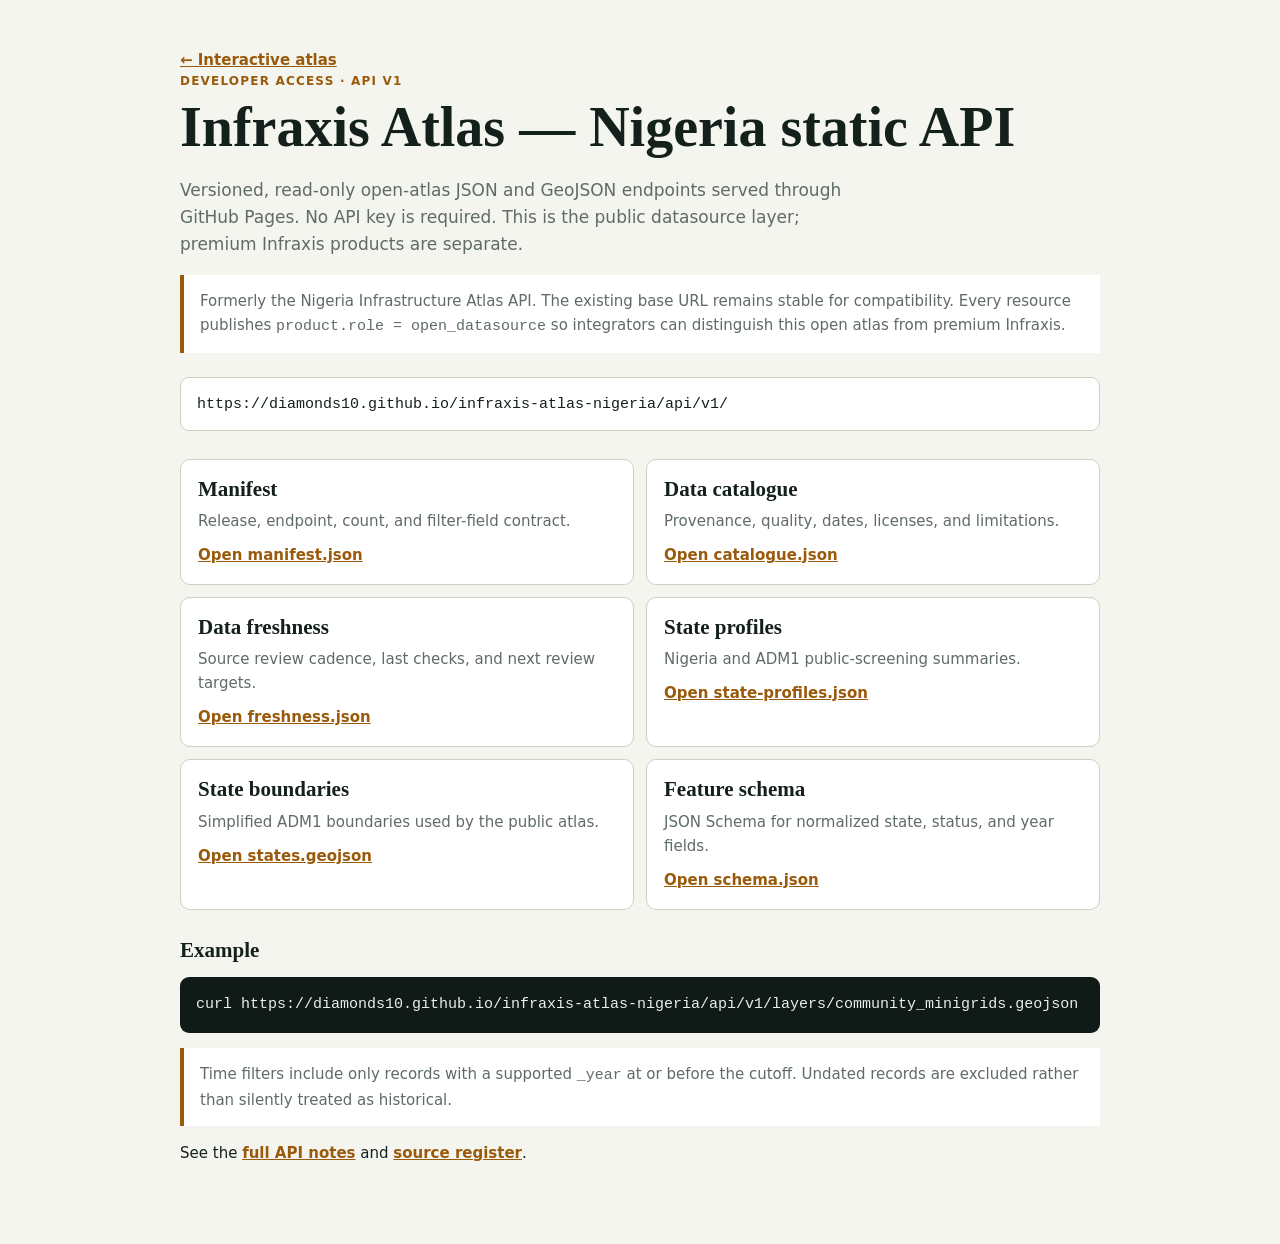
<file: docs/api/index.html>
<!doctype html>
<html lang="en">
<head>
  <meta charset="utf-8" />
  <meta name="viewport" content="width=device-width, initial-scale=1" />
  <title>Static API · Infraxis Atlas — Nigeria</title>
  <meta name="description" content="Open-atlas static API for Infraxis Atlas — Nigeria. Public datasource endpoints; premium Infraxis products are separate." />
  <style>
    :root { color-scheme: light dark; --ink:#14201c; --muted:#5f6c63; --paper:#f4f5ef; --card:#fff; --line:#ccd1c5; --accent:#9a5a0c; }
    @media (prefers-color-scheme:dark) { :root { --ink:#edf0e9; --muted:#aab7ac; --paper:#0e1e1a; --card:#16281f; --line:#304137; --accent:#d99a3d; } }
    * { box-sizing:border-box; }
    body { margin:0; background:var(--paper); color:var(--ink); font:15px/1.6 system-ui,sans-serif; }
    main { width:min(920px,calc(100% - 32px)); margin:0 auto; padding:48px 0 70px; }
    h1,h2 { font-family:Georgia,serif; line-height:1.15; }
    h1 { margin:4px 0 10px; font-size:clamp(32px,6vw,56px); }
    h2 { margin:0 0 8px; font-size:21px; }
    .eyebrow { color:var(--accent); font-size:12px; font-weight:750; letter-spacing:.1em; text-transform:uppercase; }
    .lede { max-width:700px; color:var(--muted); font-size:17px; }
    .base { margin:24px 0; padding:13px 16px; border:1px solid var(--line); border-radius:9px; background:var(--card); overflow:auto; }
    code { font-family:ui-monospace,monospace; }
    .grid { display:grid; grid-template-columns:repeat(2,minmax(0,1fr)); gap:12px; margin:28px 0; }
    .card { border:1px solid var(--line); border-radius:10px; background:var(--card); padding:17px; }
    .card p { margin:0 0 10px; color:var(--muted); }
    a { color:var(--accent); font-weight:700; }
    pre { padding:16px; border-radius:9px; background:#101b18; color:#e8efe9; overflow:auto; }
    .note { padding:14px 16px; border-left:4px solid var(--accent); background:var(--card); color:var(--muted); }
    @media(max-width:650px) { main{padding-top:28px}.grid{grid-template-columns:1fr} }
  </style>
</head>
<body>
<main>
  <a href="../">← Interactive atlas</a>
  <div class="eyebrow">Developer access · API v1</div>
  <h1>Infraxis Atlas — Nigeria static API</h1>
  <p class="lede">Versioned, read-only open-atlas JSON and GeoJSON endpoints served through GitHub Pages. No API key is required. This is the public datasource layer; premium Infraxis products are separate.</p>
  <p class="note">Formerly the Nigeria Infrastructure Atlas API. The existing base URL remains stable for compatibility. Every resource publishes <code>product.role&nbsp;=&nbsp;open_datasource</code> so integrators can distinguish this open atlas from premium Infraxis.</p>
  <div class="base"><code>https://diamonds10.github.io/infraxis-atlas-nigeria/api/v1/</code></div>
  <div class="grid">
    <section class="card"><h2>Manifest</h2><p>Release, endpoint, count, and filter-field contract.</p><a href="./v1/manifest.json">Open manifest.json</a></section>
    <section class="card"><h2>Data catalogue</h2><p>Provenance, quality, dates, licenses, and limitations.</p><a href="./v1/catalogue.json">Open catalogue.json</a></section>
    <section class="card"><h2>Data freshness</h2><p>Source review cadence, last checks, and next review targets.</p><a href="./v1/freshness.json">Open freshness.json</a></section>
    <section class="card"><h2>State profiles</h2><p>Nigeria and ADM1 public-screening summaries.</p><a href="./v1/state-profiles.json">Open state-profiles.json</a></section>
    <section class="card"><h2>State boundaries</h2><p>Simplified ADM1 boundaries used by the public atlas.</p><a href="./v1/states.geojson">Open states.geojson</a></section>
    <section class="card"><h2>Feature schema</h2><p>JSON Schema for normalized state, status, and year fields.</p><a href="./v1/schema.json">Open schema.json</a></section>
  </div>
  <h2>Example</h2>
  <pre><code>curl https://diamonds10.github.io/infraxis-atlas-nigeria/api/v1/layers/community_minigrids.geojson</code></pre>
  <p class="note">Time filters include only records with a supported <code>_year</code> at or before the cutoff. Undated records are excluded rather than silently treated as historical.</p>
  <p>See the <a href="https://github.com/Diamonds10/infraxis-atlas-nigeria/blob/main/docs/api/v1/README.md">full API notes</a> and <a href="https://github.com/Diamonds10/infraxis-atlas-nigeria/blob/main/docs/data_sources.md">source register</a>.</p>
</main>
</body>
</html>
</file>
